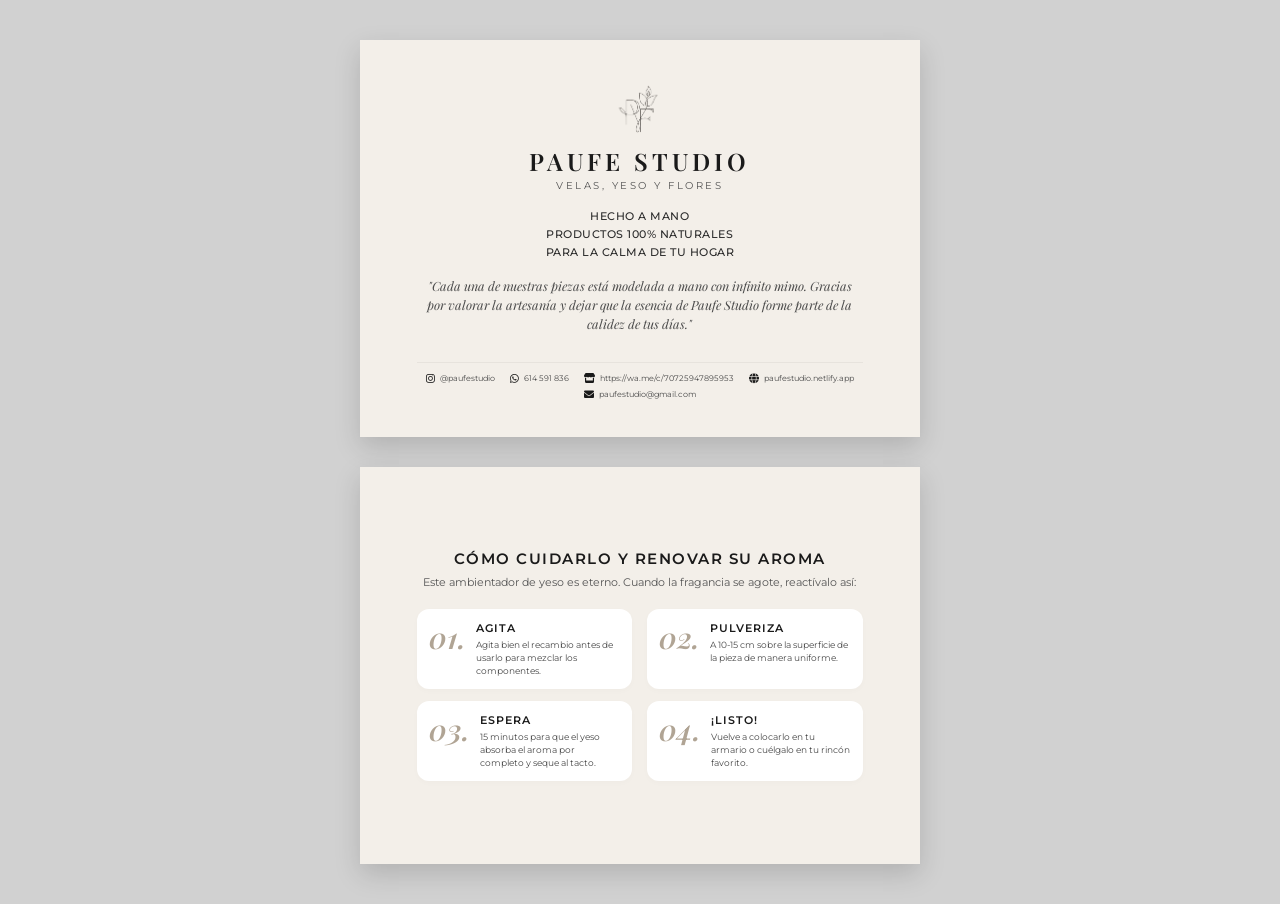
<file: TarjetaAgradecimiento.html>
<!DOCTYPE html>
<html lang="es">
<head>
    <meta charset="UTF-8">
    <meta name="viewport" content="width=device-width, initial-scale=1.0">
    <title>Tarjetas Paufe Studio - Formato Horizontal con Catálogo</title>
    <link rel="stylesheet" href="https://cdnjs.cloudflare.com/ajax/libs/font-awesome/6.0.0-beta3/css/all.min.css">
    <style>
        @import url('https://fonts.googleapis.com/css2?family=Montserrat:wght@300;400;500;600&family=Playfair+Display:ital,wght@0,600;1,400;1,600&display=swap');

        /* Fondo de la pantalla (no se imprime) */
        body {
            background-color: #d1d1d1;
            display: flex;
            flex-direction: column;
            align-items: center;
            gap: 30px;
            padding: 40px;
            margin: 0;
        }

        /* Formato Horizontal (A6 apaisado: 14.8cm ancho x 10.5cm alto) */
        .tarjeta {
            background-color: #F3EFE9; 
            width: 14.8cm;
            height: 10.5cm;
            box-sizing: border-box;
            padding: 1cm 1.5cm;
            box-shadow: 0 10px 25px rgba(0,0,0,0.15);
            display: flex;
            flex-direction: column;
            justify-content: center;
            text-align: center;
            position: relative;
        }

        /* ESTILOS CARA 1 (PORTADA) */
        .logo-tarjeta {
            max-width: 65px; 
            height: auto;
            margin: 0 auto 10px auto;
            mix-blend-mode: multiply; 
        }

        .marca {
            font-family: 'Playfair Display', serif;
            font-size: 18pt;
            font-weight: 600;
            letter-spacing: 4px;
            color: #1a1a1a;
            margin-bottom: 2px;
        }

        .subtitulo {
            font-family: 'Montserrat', sans-serif;
            font-size: 7.5pt;
            letter-spacing: 2.5px;
            color: #555;
            margin-bottom: 15px;
        }

        .destacado {
            font-family: 'Montserrat', sans-serif;
            font-size: 8.5pt;
            font-weight: 500;
            line-height: 1.6;
            color: #2b2b2b;
            margin-bottom: 15px;
            letter-spacing: 0.5px;
        }

        .cita {
            font-family: 'Playfair Display', serif;
            font-style: italic;
            font-size: 9.5pt;
            color: #4a4a4a;
            line-height: 1.5;
            margin-bottom: 15px;
            padding: 0 10px;
        }

        /* Sección de contacto adaptada a 5 elementos */
        .contacto {
            font-family: 'Montserrat', sans-serif;
            font-size: 6pt; 
            color: #555;
            display: flex;
            flex-wrap: wrap; /* Permite que los elementos pasen a la línea de abajo si no caben */
            justify-content: center; /* Centra todos los elementos */
            gap: 6px 15px; /* Espaciado entre elementos */
            margin-top: auto;
            padding-top: 10px;
            border-top: 1px solid rgba(0,0,0,0.05);
        }

        .contacto a {
            display: flex;
            align-items: center;
            gap: 5px;
            text-decoration: none;
            color: #4a4a4a;
        }

        .contacto i {
            color: #1a1a1a;
            font-size: 7.5pt; 
        }

        /* ESTILOS CARA 2 (INSTRUCCIONES A DOS COLUMNAS ENMARCADAS) */
        .titulo-inst {
            font-family: 'Montserrat', sans-serif;
            font-size: 11pt;
            font-weight: 600;
            letter-spacing: 1.5px;
            color: #1a1a1a;
            margin-bottom: 8px;
        }

        .subtitulo-inst {
            font-family: 'Montserrat', sans-serif;
            font-size: 8pt;
            color: #555;
            line-height: 1.4;
            margin-bottom: 18px; 
        }

        .pasos {
            display: grid;
            grid-template-columns: 1fr 1fr;
            gap: 12px 15px; 
            text-align: left;
        }

        /* ESTILO DEL RECUADRO REDONDEADO */
        .paso {
            background-color: #ffffff; 
            border-radius: 12px; 
            padding: 12px; 
            display: flex;
            align-items: flex-start;
            gap: 10px;
            box-shadow: 0 2px 6px rgba(0,0,0,0.02); 
        }

        .numero {
            font-family: 'Playfair Display', serif;
            font-size: 22pt;
            font-style: italic;
            color: #b0a494; 
            line-height: 0.8;
            font-weight: 600;
            margin-top: 4px;
        }

        .texto-paso h4 {
            font-family: 'Montserrat', sans-serif;
            font-size: 8.5pt;
            font-weight: 600;
            margin: 0 0 3px 0;
            color: #1a1a1a;
            letter-spacing: 1px;
        }

        .texto-paso p {
            font-family: 'Montserrat', sans-serif;
            font-size: 7pt; 
            margin: 0;
            color: #4a4a4a;
            line-height: 1.4;
        }

        /* CONFIGURACIÓN MÁGICA PARA IMPRIMIR */
        @media print {
            body {
                background: transparent;
                padding: 0;
                gap: 0;
            }
            .tarjeta {
                box-shadow: none;
                margin: 0;
                page-break-after: always;
                -webkit-print-color-adjust: exact; 
                print-color-adjust: exact;
            }
            @page {
                size: 14.8cm 10.5cm;
                margin: 0;
            }
        }
    </style>
</head>
<body>

    <div class="tarjeta">
        <img src="LogoPAUFE-removebg.png" alt="Logo Paufe Studio" class="logo-tarjeta">
        <div class="marca">PAUFE STUDIO</div>
        <div class="subtitulo">VELAS, YESO Y FLORES</div>
        
        <div class="destacado">
            HECHO A MANO<br>
            PRODUCTOS 100% NATURALES<br>
            PARA LA CALMA DE TU HOGAR
        </div>
        
        <div class="cita">
            "Cada una de nuestras piezas está modelada a mano con infinito mimo. Gracias por valorar la artesanía y dejar que la esencia de Paufe Studio forme parte de la calidez de tus días."
        </div>

        <div class="contacto">
            <a href="https://www.instagram.com/paufestudio/"><i class="fab fa-instagram"></i> @paufestudio</a>
            <a href="https://wa.me/34614591836"><i class="fab fa-whatsapp"></i> 614 591 836</a>
            <a href="https://wa.me/c/70725947895953"><i class="fas fa-store"></i> https://wa.me/c/70725947895953</a>
            <a href="https://paufestudio.netlify.app/"><i class="fas fa-globe"></i> paufestudio.netlify.app</a>
            <a href="mailto:paufestudio@gmail.com"><i class="fas fa-envelope"></i> paufestudio@gmail.com</a>
        </div>
    </div>

    <div class="tarjeta">
        <div class="titulo-inst">CÓMO CUIDARLO Y RENOVAR SU AROMA</div>
        <div class="subtitulo-inst">Este ambientador de yeso es eterno. Cuando la fragancia se agote, reactívalo así:</div>
        
        <div class="pasos">
            <div class="paso">
                <div class="numero">01.</div>
                <div class="texto-paso">
                    <h4>AGITA</h4>
                    <p>Agita bien el recambio antes de usarlo para mezclar los componentes.</p>
                </div>
            </div>
            
            <div class="paso">
                <div class="numero">02.</div>
                <div class="texto-paso">
                    <h4>PULVERIZA</h4>
                    <p>A 10-15 cm sobre la superficie de la pieza de manera uniforme.</p>
                </div>
            </div>
            
            <div class="paso">
                <div class="numero">03.</div>
                <div class="texto-paso">
                    <h4>ESPERA</h4>
                    <p>15 minutos para que el yeso absorba el aroma por completo y seque al tacto.</p>
                </div>
            </div>
            
            <div class="paso">
                <div class="numero">04.</div>
                <div class="texto-paso">
                    <h4>¡LISTO!</h4>
                    <p>Vuelve a colocarlo en tu armario o cuélgalo en tu rincón favorito.</p>
                </div>
            </div>
        </div>
    </div>

</body>
</html>
</file>
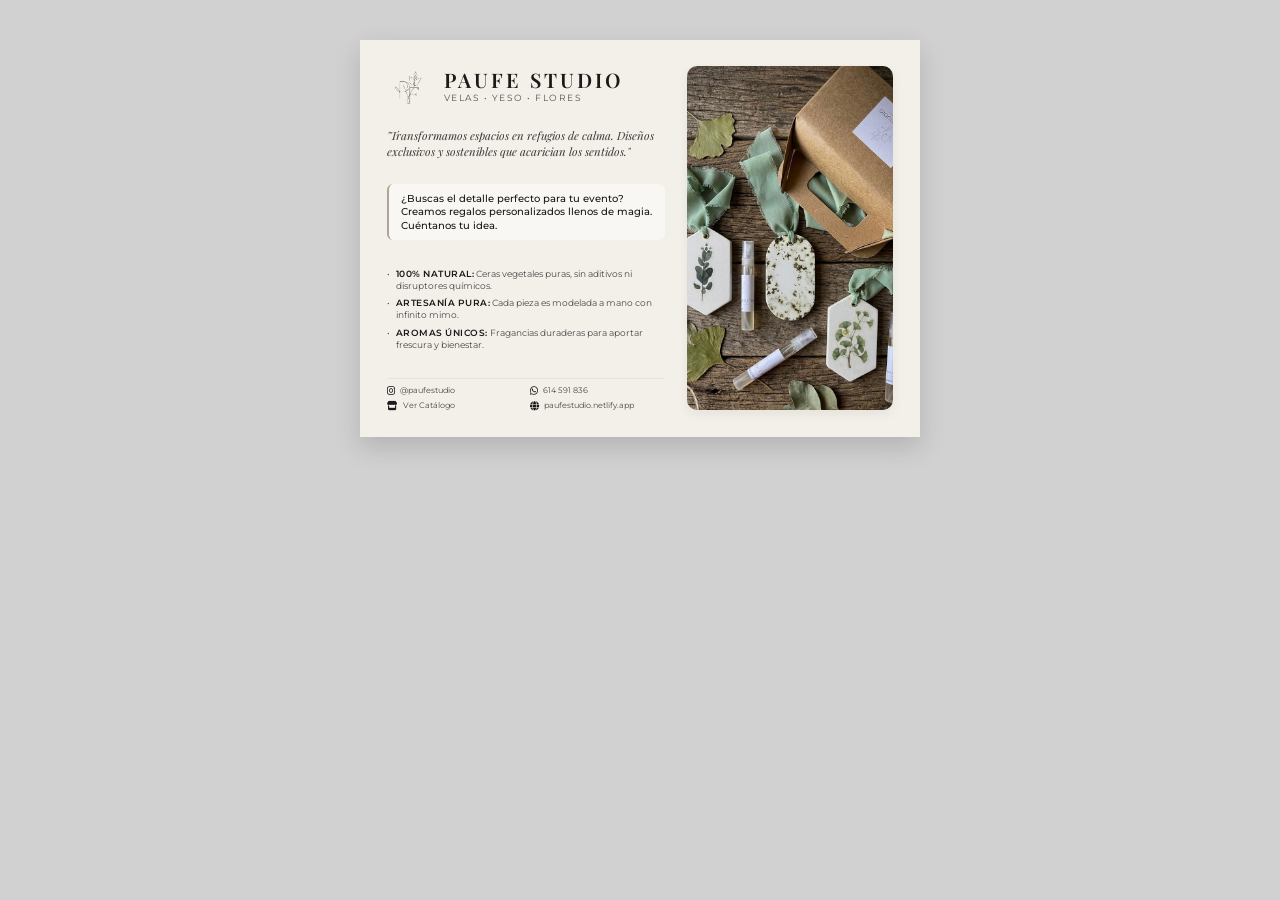
<file: TarjetaPublicitariaPAUFE.html>
<!DOCTYPE html>
<html lang="es">
<head>
    <meta charset="UTF-8">
    <meta name="viewport" content="width=device-width, initial-scale=1.0">
    <title>Flyer Promocional Paufe Studio - Diseño Premium</title>
    <link rel="stylesheet" href="https://cdnjs.cloudflare.com/ajax/libs/font-awesome/6.0.0-beta3/css/all.min.css">
    <style>
        @import url('https://fonts.googleapis.com/css2?family=Montserrat:wght@300;400;500;600&family=Playfair+Display:ital,wght@0,500;0,600;1,400&display=swap');

        /* Fondo pantalla (no imprime) */
        body {
            background-color: #d1d1d1;
            display: flex;
            flex-direction: column;
            align-items: center;
            padding: 40px;
            margin: 0;
        }

        /* Tarjeta A6 Horizontal */
        .tarjeta {
            background-color: #F3EFE9; 
            width: 14.8cm;
            height: 10.5cm;
            box-sizing: border-box;
            padding: 0.7cm;
            box-shadow: 0 10px 25px rgba(0,0,0,0.15);
            display: flex;
            flex-direction: row; 
            gap: 22px;
            text-align: left;
            position: relative;
        }

        /* COLUMNA IZQUIERDA */
        .columna-izquierda {
            flex: 1.35; 
            display: flex;
            flex-direction: column;
            justify-content: space-between; 
            height: 100%;
        }

        /* Cabecera / Logo */
        .brand-block {
            display: flex;
            align-items: center;
            gap: 12px;
            margin-bottom: 2px;
        }

        .logo-tarjeta {
            max-width: 45px;
            height: auto;
            mix-blend-mode: multiply; 
        }

        .marca-texto {
            display: flex;
            flex-direction: column;
        }

        .marca {
            font-family: 'Playfair Display', serif;
            font-size: 15pt;
            font-weight: 600;
            letter-spacing: 3px;
            color: #1a1a1a;
            line-height: 1.1;
        }

        .subtitulo {
            font-family: 'Montserrat', sans-serif;
            font-size: 6.5pt;
            letter-spacing: 1.5px;
            color: #555;
            text-transform: uppercase;
            margin-top: 2px;
        }

        /* Textos */
        .eslogan {
            font-family: 'Playfair Display', serif;
            font-style: italic;
            font-size: 8.5pt;
            color: #3a3a3a;
            line-height: 1.4;
            margin-bottom: 4px;
        }

        .frase-regalo {
            font-family: 'Montserrat', sans-serif;
            font-size: 7.5pt;
            font-weight: 500;
            color: #1a1a1a;
            line-height: 1.35;
            background-color: rgba(255, 255, 255, 0.5);
            padding: 8px 12px;
            border-radius: 6px;
            border-left: 2px solid #b0a494;
            margin-bottom: 8px;
        }

        /* Lista Características Fina */
        .valores-list {
            display: flex;
            flex-direction: column;
            gap: 6px;
            margin-bottom: 8px;
        }

        .valor-item {
            display: flex;
            align-items: baseline;
            gap: 6px;
            font-family: 'Montserrat', sans-serif;
            font-size: 7pt;
            color: #4a4a4a;
            line-height: 1.25;
        }

        .valor-item strong {
            color: #1a1a1a;
            font-weight: 600;
            text-transform: uppercase;
            font-size: 6.5pt;
            letter-spacing: 0.5px;
        }

        /* Contacto Reducido */
        .contacto {
            font-family: 'Montserrat', sans-serif;
            font-size: 6pt; 
            color: #555;
            display: grid;
            grid-template-columns: 1fr 1fr;
            gap: 5px 8px;
            padding-top: 6px;
            border-top: 1px solid rgba(0,0,0,0.05);
        }

        .contacto a {
            display: flex;
            align-items: center;
            gap: 5px;
            text-decoration: none;
            color: #4a4a4a;
        }

        .contacto i {
            color: #1a1a1a;
            font-size: 7pt; 
        }

        /* COLUMNA DERECHA (IMAGEN) */
        .columna-derecha {
            flex: 1;
            height: 100%;
            border-radius: 10px;
            overflow: hidden;
            box-shadow: 0 4px 12px rgba(0,0,0,0.06);
        }

        .producto-imagen {
            width: 100%;
            height: 100%;
            object-fit: cover; 
            display: block;
        }

        /* IMPRESIÓN */
        @media print {
            body { background: transparent; padding: 0; }
            .tarjeta { box-shadow: none; margin: 0; -webkit-print-color-adjust: exact; print-color-adjust: exact; }
            @page { size: 14.8cm 10.5cm; margin: 0; }
        }
    </style>
</head>
<body>

    <div class="tarjeta">
        
        <div class="columna-izquierda">
            <div class="brand-block">
                <img src="LogoPAUFE-removebg.png" alt="Logo Paufe Studio" class="logo-tarjeta">
                <div class="marca-texto">
                    <div class="marca">PAUFE STUDIO</div>
                    <div class="subtitulo">Velas &bull; Yeso &bull; Flores</div>
                </div>
            </div>
            
            <div class="eslogan">
                "Transformamos espacios en refugios de calma. Diseños exclusivos y sostenibles que acarician los sentidos."
            </div>

            <div class="frase-regalo">
                ¿Buscas el detalle perfecto para tu evento? Creamos regalos personalizados llenos de magia. Cuéntanos tu idea.
            </div>

            <div class="valores-list">
                <div class="valor-item">
                    &bull; <span><strong>100% Natural:</strong> Ceras vegetales puras, sin aditivos ni disruptores químicos.</span>
                </div>
                <div class="valor-item">
                    &bull; <span><strong>Artesanía Pura:</strong> Cada pieza es modelada a mano con infinito mimo.</span>
                </div>
                <div class="valor-item">
                    &bull; <span><strong>Aromas Únicos:</strong> Fragancias duraderas para aportar frescura y bienestar.</span>
                </div>
            </div>

            <div class="contacto">
                <a href="https://www.instagram.com/paufestudio/"><i class="fab fa-instagram"></i> @paufestudio</a>
                <a href="https://wa.me/34614591836"><i class="fab fa-whatsapp"></i> 614 591 836</a>
                <a href="https://wa.me/c/70725947895953"><i class="fas fa-store"></i> Ver Catálogo</a>
                <a href="https://paufestudio.netlify.app/"><i class="fas fa-globe"></i> paufestudio.netlify.app</a>
            </div>
        </div>
        
        <div class="columna-derecha">
            <img src="AmbientadoresYeso3.jpeg" alt="Detalle artesanía Paufe Studio" class="producto-imagen">
        </div>

    </div>

</body>
</html>
</file>
